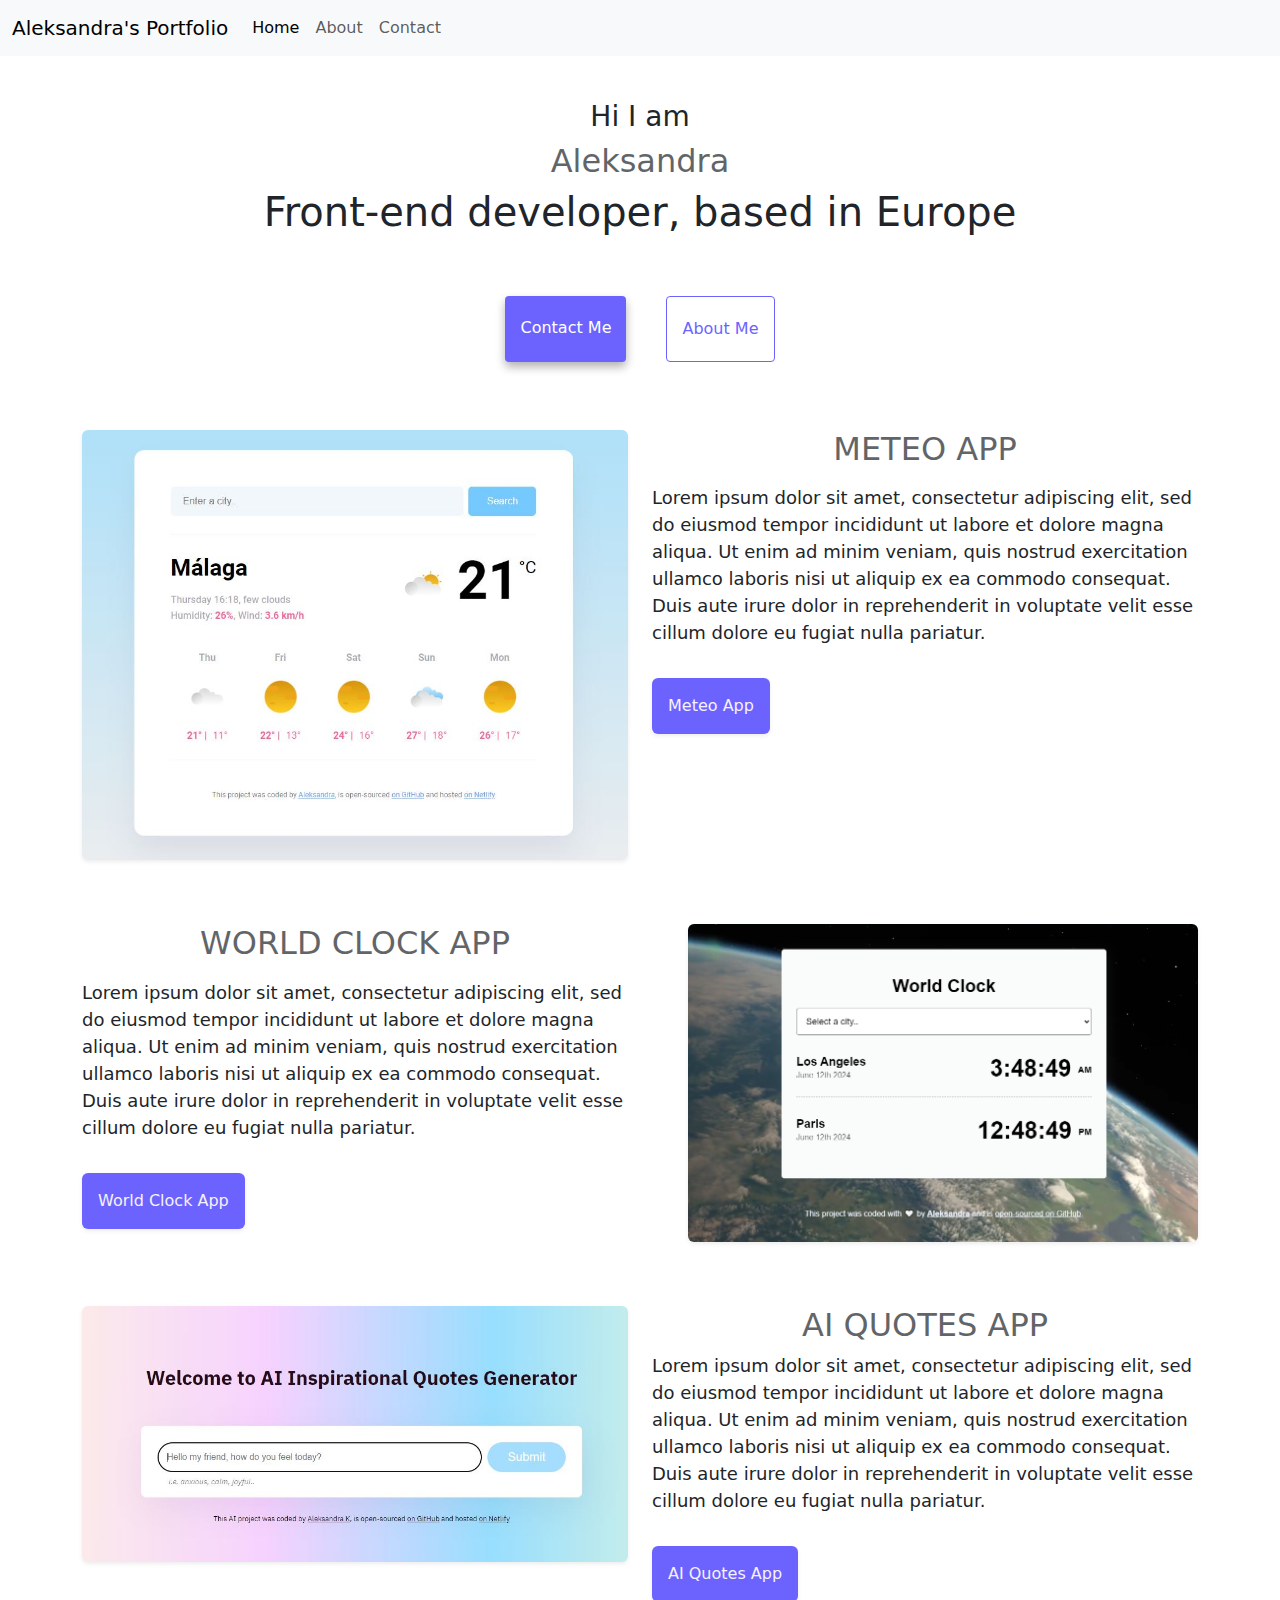
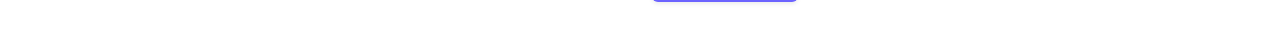
<file: index.html>
<!DOCTYPE html>
<html lang="en">
  <head>
    <meta charset="UTF-8" />
    <meta http-equiv="X-UA-Compatible" content="IE=edge" />
    <meta name="viewport" content="width=device-width, initial-scale=1.0" />
    <meta
      name="description"
      content="Front-End Developer specializing in creating responsive, user-friendly web interfaces using HTML, CSS, and JavaScript. Explore my portfolio and skills here."
    />
    <title>Front-end Developer Portfolio - Aleksandra</title>
    <link rel="stylesheet" href="src/styles.css" />
    <link
      href="https://cdn.jsdelivr.net/npm/bootstrap@5.3.3/dist/css/bootstrap.min.css"
      rel="stylesheet"
      integrity="sha384-QWTKZyjpPEjISv5WaRU9OFeRpok6YctnYmDr5pNlyT2bRjXh0JMhjY6hW+ALEwIH"
      crossorigin="anonymous"
    />
    <script
      src="https://cdn.jsdelivr.net/npm/bootstrap@5.3.3/dist/js/bootstrap.bundle.min.js"
      integrity="sha384-YvpcrYf0tY3lHB60NNkmXc5s9fDVZLESaAA55NDzOxhy9GkcIdslK1eN7N6jIeHz"
      crossorigin="anonymous"
    ></script>
  </head>
  <body>
    <nav class="navbar navbar-expand-lg fixed-top bg-body-tertiary">
      <div class="container-fluid">
        <a class="navbar-brand" href="#">Aleksandra's Portfolio</a>
        <button
          class="navbar-toggler"
          type="button"
          data-bs-toggle="collapse"
          data-bs-target="#navbarNav"
          aria-controls="navbarNav"
          aria-expanded="false"
          aria-label="Toggle navigation"
        >
          <span class="navbar-toggler-icon"></span>
        </button>
        <div class="collapse navbar-collapse" id="navbarNav">
          <ul class="navbar-nav">
            <li class="nav-item">
              <a class="nav-link active" aria-current="page" href="index.html"
                >Home</a
              >
            </li>
            <li class="nav-item">
              <a class="nav-link" href="about.html">About</a>
            </li>
            <li class="nav-item">
              <a class="nav-link" href="about.html">Contact</a>
            </li>
          </ul>
        </div>
      </div>
    </nav>

    <h3>Hi I am</h3>
    <h2>Aleksandra</h2>
    <h1>Front-end developer, based in Europe</h1>

    <div class="navigation-links mb-5">
      <a href="about.html#contact" class="contact-link">Contact me</a>

      <a href="about.html" class="about-link">About me</a>
    </div>
    <div class="container">
      <div class="row mt-5">
        <div class="col-sm-6 mb-3">
          <img
            src="images/meteo-app.png"
            title="Weather application"
            alt="meteo app"
            class="img-fluid rounded shadow-sm d-none d-sm-block img-home"
          />
        </div>

        <div class="col-sm-6">
          <h2 class="text-sm-centre mb-3">METEO APP</h2>
          <div>
            <p>
              Lorem ipsum dolor sit amet, consectetur adipiscing elit, sed do
              eiusmod tempor incididunt ut labore et dolore magna aliqua. Ut
              enim ad minim veniam, quis nostrud exercitation ullamco laboris
              nisi ut aliquip ex ea commodo consequat. Duis aute irure dolor in
              reprehenderit in voluptate velit esse cillum dolore eu fugiat
              nulla pariatur.
            </p>
          </div>
          <div class="button-container">
            <button
              type="button"
              class="btn btn-primary mt-3 p-3 shadow-sm"
              title="Learn more"
            >
              <a
                href="https://basic-meteo-app.netlify.app"
                target="_blank"
                class="img-project"
              >
                Meteo App</a
              >
            </button>
          </div>
        </div>
      </div>
    </div>
    <div class="container">
      <div class="row mt-5">
        <div class="col-sm-6 mb-3">
          <h2 class="text-sm-centre mb-3">WORLD CLOCK APP</h2>
          <div>
            <p>
              Lorem ipsum dolor sit amet, consectetur adipiscing elit, sed do
              eiusmod tempor incididunt ut labore et dolore magna aliqua. Ut
              enim ad minim veniam, quis nostrud exercitation ullamco laboris
              nisi ut aliquip ex ea commodo consequat. Duis aute irure dolor in
              reprehenderit in voluptate velit esse cillum dolore eu fugiat
              nulla pariatur.
            </p>
          </div>
          <div class="button-container">
            <button
              type="button"
              class="btn btn-primary mt-3 p-3 shadow-sm"
              title="Learn more"
            >
              <a
                href="https://what-time-is-it-now.netlify.app"
                target="_blank"
                class="img-project"
              >
                World Clock App
              </a>
            </button>
          </div>
        </div>
        <div class="col-6 mb-3 ps-5">
          <img
            src="images/world-clock.PNG"
            class="img-fluid rounded shadow-sm d-none d-sm-block img-home"
            alt="world clock application"
            title="World clock"
          />
        </div>
      </div>
    </div>
    <div class="container mb-5">
      <div class="row mt-5">
        <div class="col-6 mb-3">
          <img
            src="images/ai-quotes.png"
            class="img-fluid rounded shadow-sm d-none d-sm-block img-home"
            alt="ai generator of motivational messages"
            title="AI quotes generator"
          />
        </div>

        <div class="col-sm-6">
          <h2 class="text-sm-centre">AI QUOTES APP</h2>
          <div>
            <p>
              Lorem ipsum dolor sit amet, consectetur adipiscing elit, sed do
              eiusmod tempor incididunt ut labore et dolore magna aliqua. Ut
              enim ad minim veniam, quis nostrud exercitation ullamco laboris
              nisi ut aliquip ex ea commodo consequat. Duis aute irure dolor in
              reprehenderit in voluptate velit esse cillum dolore eu fugiat
              nulla pariatur.
            </p>
          </div>
          <div class="button-container">
            <button
              type="button"
              class="btn btn-primary mt-3 p-3 shadow-sm learn-button"
              title="Learn more"
            >
              <a
                href="https://ai-motivational-quotes.netlify.app"
                target="_blank"
                class="img-project"
              >
                AI Quotes App</a
              >
            </button>
          </div>
        </div>
      </div>
    </div>
  </body>
</html>
</file>
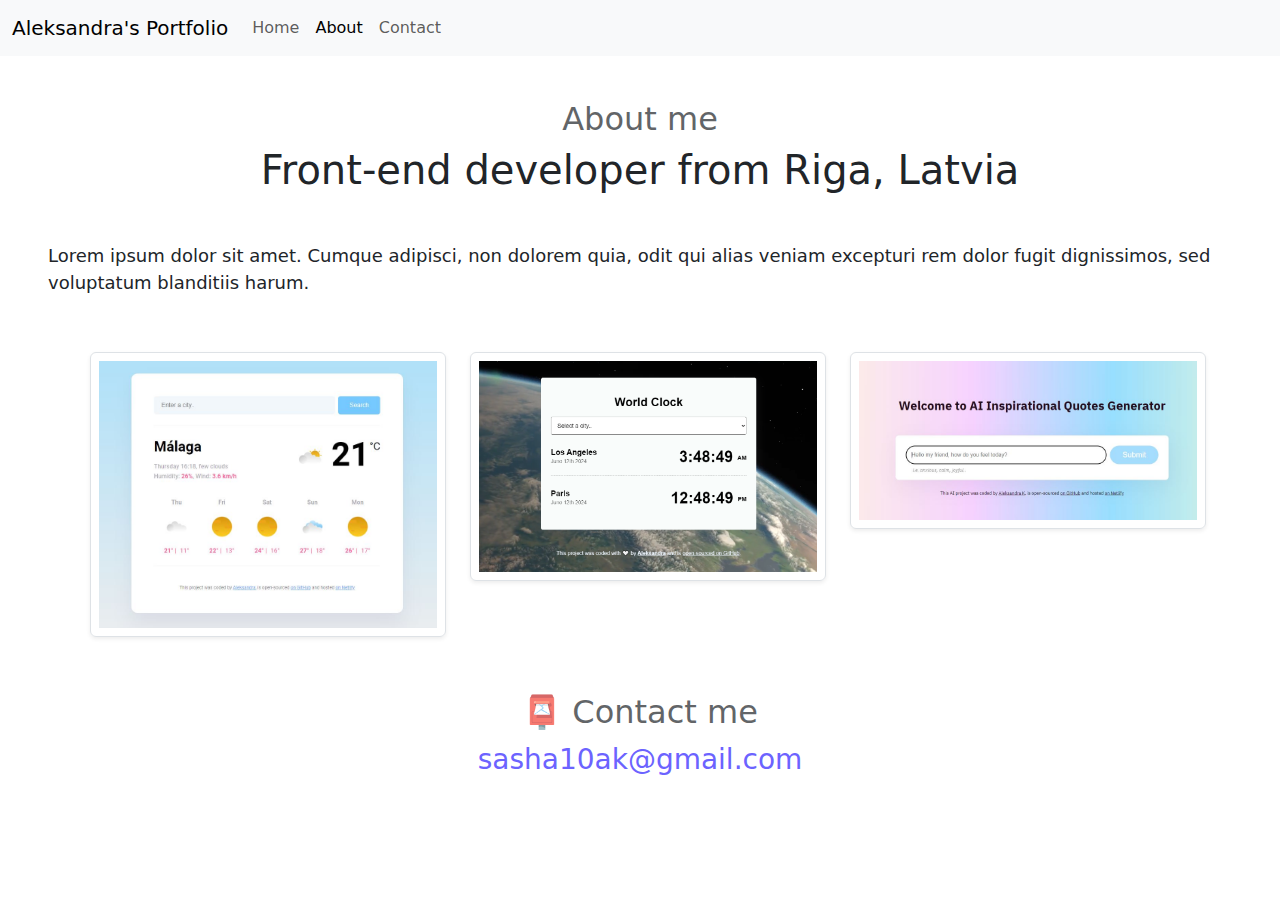
<file: about.html>
<!DOCTYPE html>
<html lang="en">
  <head>
    <meta charset="UTF-8" />
    <meta http-equiv="X-UA-Compatible" content="IE=edge" />
    <meta name="viewport" content="width=device-width, initial-scale=1.0" />
    <meta
      name="description"
      content="Front-End Developer specializing in creating responsive, user-friendly web interfaces using HTML, CSS, and JavaScript. Explore my portfolio and skills here."
    />

    <title>Aleksandra</title>
    <link rel="stylesheet" href="src/styles.css" />
    <link
      href="https://cdn.jsdelivr.net/npm/bootstrap@5.3.3/dist/css/bootstrap.min.css"
      rel="stylesheet"
      integrity="sha384-QWTKZyjpPEjISv5WaRU9OFeRpok6YctnYmDr5pNlyT2bRjXh0JMhjY6hW+ALEwIH"
      crossorigin="anonymous"
    />
    <script
      src="https://cdn.jsdelivr.net/npm/bootstrap@5.3.3/dist/js/bootstrap.bundle.min.js"
      integrity="sha384-YvpcrYf0tY3lHB60NNkmXc5s9fDVZLESaAA55NDzOxhy9GkcIdslK1eN7N6jIeHz"
      crossorigin="anonymous"
    ></script>
  </head>
  <body>
    <nav class="navbar navbar-expand-lg fixed-top bg-body-tertiary">
      <div class="container-fluid">
        <a class="navbar-brand" href="#">Aleksandra's Portfolio</a>
        <button
          class="navbar-toggler"
          type="button"
          data-bs-toggle="collapse"
          data-bs-target="#navbarNav"
          aria-controls="navbarNav"
          aria-expanded="false"
          aria-label="Toggle navigation"
        >
          <span class="navbar-toggler-icon"></span>
        </button>
        <div class="collapse navbar-collapse" id="navbarNav">
          <ul class="navbar-nav">
            <li class="nav-item">
              <a class="nav-link" aria-current="page" href="/">Home</a>
            </li>
            <li class="nav-item">
              <a class="nav-link active" href="about.html">About</a>
            </li>
            <li class="nav-item">
              <a class="nav-link" href="about.html#contact">Contact</a>
            </li>
          </ul>
        </div>
      </div>
    </nav>
    <h2>About me</h2>
    <h1>Front-end developer from Riga, Latvia</h1>

    <div class="m-5">
      <p>
        Lorem ipsum dolor sit amet. Cumque adipisci, non dolorem quia, odit qui
        alias veniam excepturi rem dolor fugit dignissimos, sed voluptatum
        blanditiis harum.
      </p>
    </div>

    <div class="container">
      <div class="row">
        <div class="col-sm-4">
          <img
            src="images/meteo-app.png"
            class="img-fluid rounded shadow-sm p-2 border m-2"
            alt="Weather application"
          />
        </div>
        <div class="col-sm-4">
          <img
            src="images/world-clock.PNG"
            class="img-fluid rounded shadow-sm p-2 border m-2"
            alt="World clock app"
          />
        </div>
        <div class="col-sm-4">
          <img
            src="images/ai-quotes.png"
            class="img-fluid rounded shadow-sm p-2 border m-2"
            alt="AI quotes generator"
          />
        </div>
      </div>
    </div>

    <div id="contact" class="m-5">
      <h2>📮 Contact me</h2>
      <a href="mailto:sasha10ak@gmail.com" class="email-link">
        sasha10ak@gmail.com
      </a>
    </div>
  </body>
</html>
</file>
<file: src/styles.css>
:root {
  --primary-color: #6c63ff;
  --secondary-color: #f5f2fe;
  --box-shadow: 0 5px 10px rgba(0, 0, 0, 0.3);
}
body {
  padding-top: 100px;
}
h1,
h2,
h3 {
  text-align: center;
}

h1 {
  font-size: 38px;
}
h2 {
  font-size: 111px;
  opacity: 0.7;
}
h3 {
  font-size: 48px;
}

p {
  font-size: 18px;
  line-height: 1.5;
}
a {
  text-decoration: none;
  color: white;
}
.navigation-links {
  display: flex;
  margin-top: 40px;
  justify-content: center;
}

.navigation-links a {
  margin: 20px;
  border-radius: 4px;
  padding: 20px 15px;
  text-decoration: none;
  text-transform: capitalize;
}

.contact-link {
  background: var(--primary-color);
  box-shadow: var(--box-shadow);
  color: white;
}

.about-link {
  color: var(--primary-color);
  border: 1px solid var(--primary-color);
}

.homepage-link {
  color: var(--primary-color);
  text-align: center;
  display: block;
}

.about-paragraphs {
  margin: 30px 0;
}

.about-paragraphs p {
  margin: 10px;
}

.email-link {
  display: flex;
  justify-content: center;
  color: var(--primary-color);
  font-size: 28px;
  text-decoration: none;
}

.email-link:hover {
  text-decoration: underline;
}
.btn-primary {
  background-color: #6c63ff !important;
  border: none !important;
}
button:hover {
  cursor: pointer;
}
.img-project {
  text-decoration: none;
  color: #f5f2fe;
}

@media (max-width: 600px) {
  h2 {
    font-size: 40px;
  }
  p {
    font-size: 14px;
    text-align: center;
  }
  .img-home {
    margin: 10px 0;
  }
  .button-container {
    display: flex !important;
    justify-content: center !important;
  }
}
</file>
